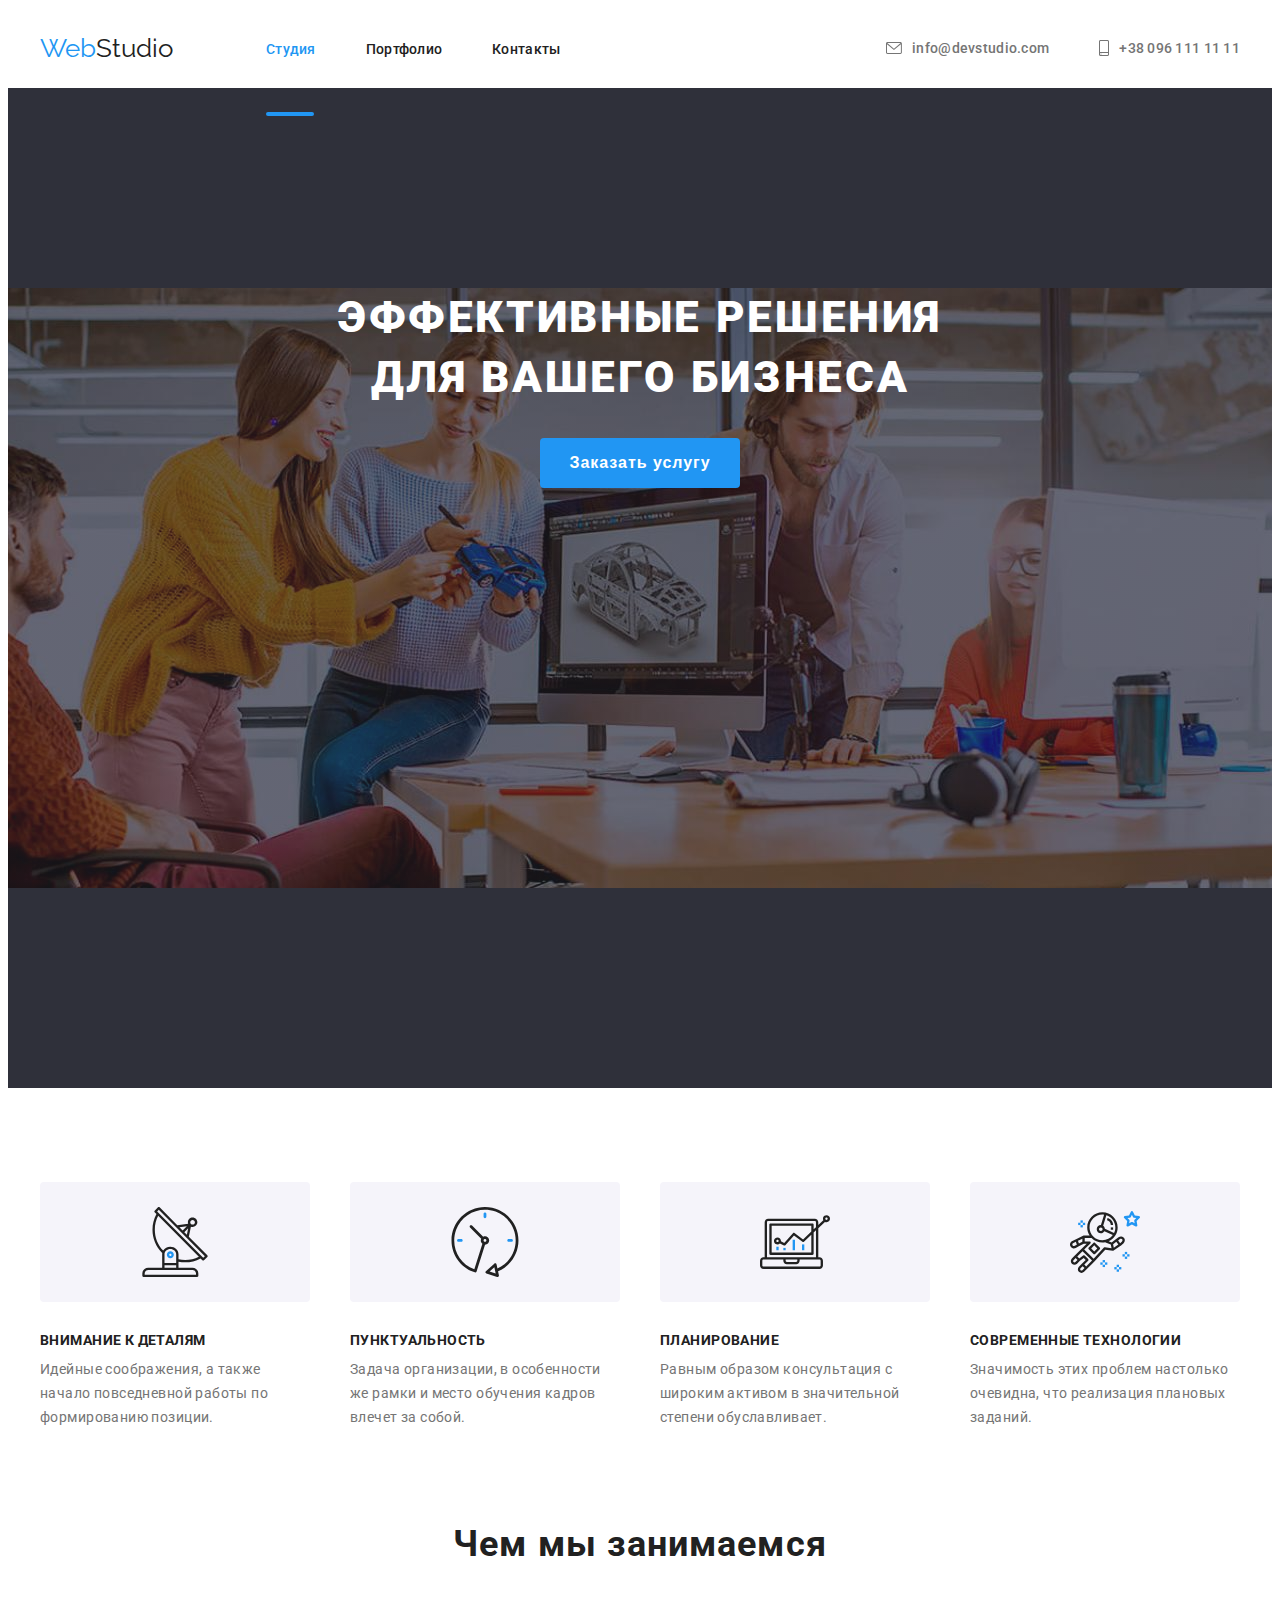
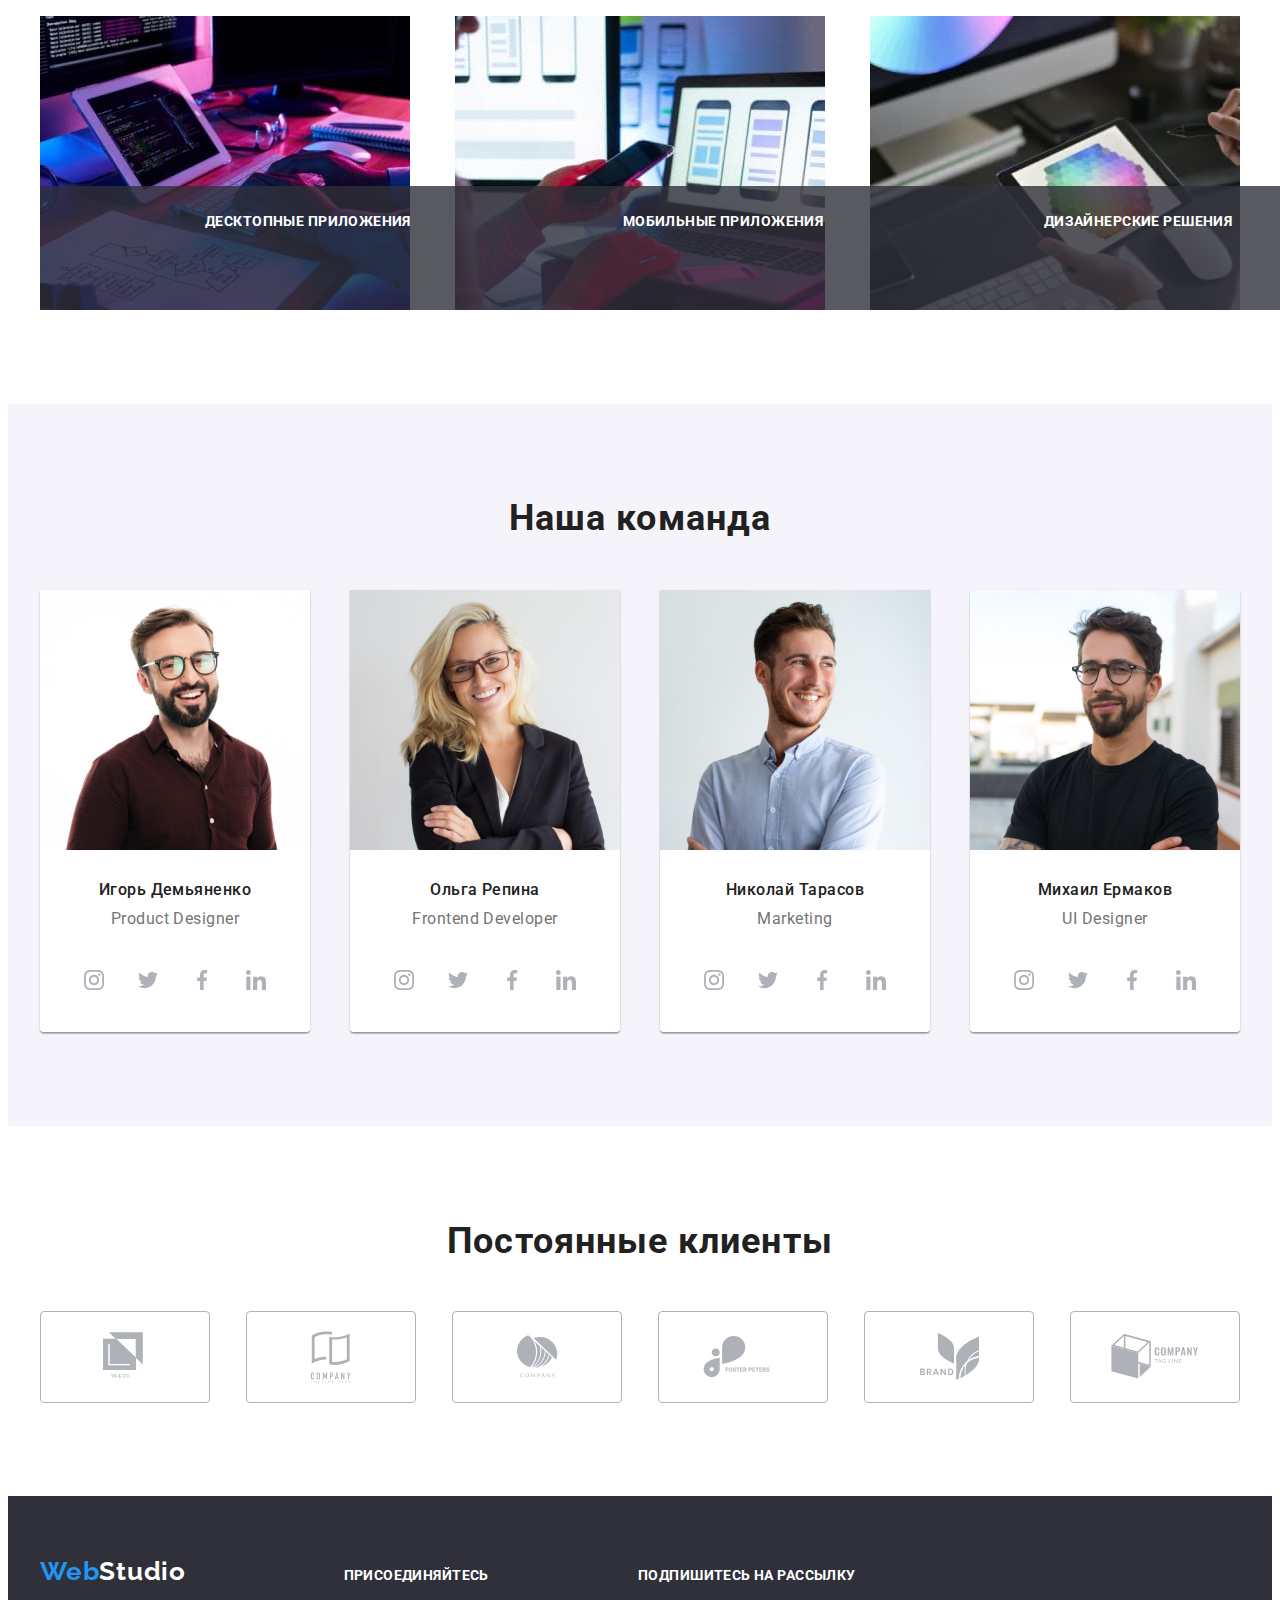
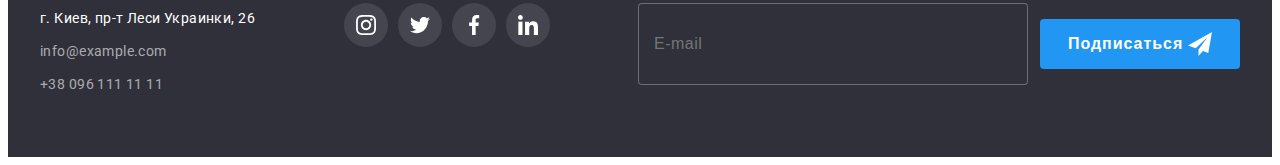
<file: index.html>
<!DOCTYPE html>
<html lang="en">

<head>
    <meta charset="UTF-8">
    <meta name="viewport" content="width=device-width, initial-scale=1.0">
    <title>WebStudio</title>
    <link rel="preconnect" href="https://fonts.gstatic.com">
    <link href="https://fonts.googleapis.com/css2?family=Raleway:wght@700&family=Roboto:wght@400;500;700;900&display=swap"
        rel="stylesheet">
    <link
        rel="stylesheet" 
        href="https://cdnjs.cloudflare.com/ajax/libs/modern-normalize/1.0.0/modern-normalize.min.css"
        integrity="sha512-ISS7cAi1PEhQ8jnbJpJZMd29NlhNj4AWYyLOSp2CE/CsHxTCu+r+t0D2yoJudVrd0/8fTVPUVDzY5Tvli75u/g=="
        crossorigin="anonymous" 
    />
    <link rel="stylesheet" href="./css/main.min.css">
</head>
<!--Основная часть-->
<body>
    <header class="page-header">
        <div class="main-nav container">
            <nav class="header-nav"> 
                <a href="index.html" class="header-logo"><span class="header-web-color">Web</span>Studio</a>
                <ul class="site-nav list">
                    <li class="link-title">
                        <a href="./index.html" class="link current hover-line">Студия</a>
                    </li>
                    <li class="link-title">
                        <a href="./Portfolio.html" class="link">Портфолио</a>
                    </li>
                    <li class="link-title">
                        <a href="#" class="link">Контакты</a>
                    </li>
                </ul>
            </nav>
            <ul class="site-nav-contacts">
                <li class="link header-links">
                    <a href="mailto:info@devstudio.com" class="header-link">
                        <svg class="header-icon" width="16px" height="12px"> 
                            <use href="./images/svg/sprite.svg#icon-envelope"></use>
                        </svg>
                        info@devstudio.com
                    </a>
                </li>
                <li class="link header-links">
                    <a href="tel:+380961111111" class="tel header-link">
                        <svg class="header-icon" width="10px" height="16px">
                            <use href="./images/svg/sprite.svg#icon-smartphone"></use>
                        </svg>
                        +38 096 111 11 11
                    </a>
                </li>
            </ul>
        </div>
    </header>

    <main>
        <section class="hero-section">
            <div class="container">
                <div class="container-hero hero-div">
                    <!--Hero-->
                    <h1 class="hero-section-title">Эффективные решения для вашего бизнеса</h1>
                    <button data-modal-open type="button" class="button-order">Заказать услугу</button>
                </div>
            </div>
        </section>
        <!--Секция с преимуществами-->
        <section class="advantage-section">
            <div class="container">
               <ul class="advantage-list">
                    <li class="advantage-titles-list">
                        <div class="thumb">
                            <svg class="icon" width="70px" height="70px">
                                <use href="./images/svg/sprite.svg#icon-antenna"></use>
                            </svg>
                        </div>
                        <h3 class="advantage-titles">Внимание к деталям</h3>
                        <p class="advantage-titles-text">Идейные соображения, а также <br>
                                начало повседневной работы по <br>
                                формированию позиции.</p>
                    </li>
                    <li class="advantage-titles-list">
                        <div class="thumb">
                            <svg class="icon" width="70px" height="70px">
                                <use href="./images/svg/sprite.svg#icon-clock"></use>
                            </svg>
                        </div>
                        <h3 class="advantage-titles">Пунктуальность</h3>
                        <p class="advantage-titles-text">Задача организации, в особенности <br>
                                же рамки и место обучения кадров <br>
                                влечет за собой.</p>
                    </li>
                    <li class="advantage-titles-list">
                        <div class="thumb">
                            <svg class="icon" width="70px" height="70px"> 
                                <use href="./images/svg/sprite.svg#icon-diagram"></use>
                            </svg>
                        </div>
                        <h3 class="advantage-titles">Планирование</h3>
                        <p class="advantage-titles-text">Равным образом консультация с <br>
                                широким активом в значительной <br>
                                степени обуславливает.</p>
                    </li>
                    <li class="advantage-titles-list">
                        <div class="thumb">
                            <svg class="icon" width="70px" height="70px">
                                <use href="./images/svg/sprite.svg#icon-astronaut"></use>
                            </svg>
                        </div>
                        <h3 class="advantage-titles">Современные технологии</h3>
                        <p class="advantage-titles-text">Значимость этих проблем настолько <br>
                                очевидна, что реализация плановых <br> 
                                заданий.</p>
                    </li>
                </ul>
            </div>
        </section>

        <!--Секция с фото-->
        <section class="what-we-do-section">
            <div class="container photo-list">
                <h2 class="what-we-do-title">Чем мы занимаемся</h2>
                <ul class="what-we-do-list">
                    <li class="photo-example">
                        <div class="img-thumb">
                        <img src="./images/box1.jpg" class="what-we-do-photos" alt="руки на клавиатуре" width="370" height="294">
                            <div class="img-label">
                            <p class="photo-text">ДЕСКТОПНЫЕ ПРИЛОЖЕНИЯ</p>
                            </div>
                        </div>
                    </li>
                    <li class="photo-example">
                        <div class="img-thumb">
                        <img src="./images/box2.jpg" class="what-we-do-photos" alt="руки с телефоном" width="370" height="294">
                            <div class="img-label">
                            <p class="photo-text">МОБИЛЬНЫЕ ПРИЛОЖЕНИЯ</p>
                            </div>
                        </div>
                    </li>
                    <li class="photo-example">
                        <div class="img-thumb">
                        <img src="./images/box3.jpg" class="what-we-do-photos no-gap" alt="руки с планшетом" width="370" height="294">
                            <div class="img-label">
                            <p class="photo-text">ДИЗАЙНЕРСКИЕ РЕШЕНИЯ</p>
                            </div>
                        </div>
                    </li>
                </ul>
            </div>
        </section>

        <!--секция с нашей командой-->
        <section class="team-section">
            <div class="container">
                <h2 class="team-title">Наша команда</h2>
                <ul class="developers-list">
                    <li class="developers-photo-list">
                        <img src="./images/img.jpg" class="developers-photo" alt="Мужчина в красной рубашке" width="270" height="260">
                        <div class="team-border">
                            <h3 class="developers-names">Игорь Демьяненко</h3>
                            <p class="developers-professions">Product Designer</p>
                            <ul class="team-social-list">
                                <li class="team-social-items">
                                    <a class="developers-social-links" href="https://www.instagram.com" target="_blank" title="Instagram">
                                        <svg class="social-icons" width="20px" height="20px">
                                            <use href="./images/svg/sprite.svg#icon-instagram"></use>
                                        </svg>
                                    </a>
                                </li>
                                <li class="team-social-items">
                                    <a class="developers-social-links" href="https://twitter.com/?lang=ru" target="_blank" title="Twitter">
                                        <svg class="social-icons" width="20px" height="20px">
                                            <use href="./images/svg/sprite.svg#icon-twitter"></use>
                                        </svg>
                                    </a>
                                </li>
                                <li class="team-social-items">
                                    <a class="developers-social-links" href="https://en-gb.facebook.com/" target="_blank" title="Facebook">
                                        <svg class="social-icons" width="20px" height="20px">
                                            <use href="./images/svg/sprite.svg#icon-facebook"></use>
                                        </svg>
                                    </a>
                                </li>
                                <li class="team-social-items">
                                    <a class="developers-social-links" href="https://www.linkedin.com/" target="_blank" title="LinkedIn">
                                        <svg class="social-icons" width="20px" height="20px">
                                            <use href="./images/svg/sprite.svg#icon-linkedin"></use>
                                        </svg>
                                    </a>
                                </li>
                            </ul>
                        </div>
                    </li>
                    <li class="developers-photo-list">
                        <img src="./images/img(1).jpg" class="developers-photo" alt="Девушка с белыми волосами" width="270" height="260">
                        <div class="team-border">
                            <h3 class="developers-names">Ольга Репина</h3>
                            <p class="developers-professions">Frontend Developer</p>
                            <ul class="team-social-list">
                                <li class="team-social-items">
                                    <a class="developers-social-links" href="https://www.instagram.com" target="_blank" title="Instagram">
                                        <svg class="social-icons" width="20px" height="20px">
                                            <use href="./images/svg/sprite.svg#icon-instagram"></use>
                                        </svg>
                                    </a>
                                </li>
                                <li class="team-social-items">
                                    <a class="developers-social-links" href="https://twitter.com/?lang=ru" target="_blank" title="Twitter">
                                        <svg class="social-icons" width="20px" height="20px">
                                            <use href="./images/svg/sprite.svg#icon-twitter"></use>
                                        </svg>
                                    </a>
                                </li>
                                <li class="team-social-items">
                                    <a class="developers-social-links" href="https://en-gb.facebook.com/" target="_blank" title="Facebook">
                                        <svg class="social-icons" width="20px" height="20px">
                                            <use href="./images/svg/sprite.svg#icon-facebook"></use>
                                        </svg>
                                    </a>
                                </li>
                                <li class="team-social-items">
                                    <a class="developers-social-links" href="https://www.linkedin.com/" target="_blank" title="LinkedIn">
                                        <svg class="social-icons" width="20px" height="20px">
                                            <use href="./images/svg/sprite.svg#icon-linkedin"></use>
                                        </svg>
                                    </a>
                                </li>
                            </ul>
                        </div>
                        
                    </li>
                    <li class="developers-photo-list">
                        <img src="./images/img(2).jpg" class="developers-photo" alt="Мужчина в серой рубашке" width="270" height="260">
                        <div class="team-border">
                            <h3 class="developers-names">Николай Тарасов</h3>
                            <p class="developers-professions">Marketing</p>
                            <ul class="team-social-list">
                                <li class="team-social-items">
                                    <a class="developers-social-links" href="https://www.instagram.com" target="_blank" title="Instagram">
                                        <svg class="social-icons" width="20px" height="20px">
                                            <use href="./images/svg/sprite.svg#icon-instagram"></use>
                                        </svg>
                                    </a>
                                </li>
                                <li class="team-social-items">
                                    <a class="developers-social-links" href="https://twitter.com/?lang=ru" target="_blank" title="Twitter">
                                        <svg class="social-icons" width="20px" height="20px">
                                            <use href="./images/svg/sprite.svg#icon-twitter"></use>
                                        </svg>
                                    </a>
                                </li>
                                <li class="team-social-items">
                                    <a class="developers-social-links" href="https://en-gb.facebook.com/" target="_blank" title="Facebook">
                                        <svg class="social-icons" width="20px" height="20px">
                                            <use href="./images/svg/sprite.svg#icon-facebook"></use>
                                        </svg>
                                    </a>
                                </li>
                                <li class="team-social-items">
                                    <a class="developers-social-links" href="https://www.linkedin.com/" target="_blank" title="LinkedIn">
                                        <svg class="social-icons" width="20px" height="20px">
                                            <use href="./images/svg/sprite.svg#icon-linkedin"></use>
                                        </svg>
                                    </a>
                                </li>
                            </ul>
                        </div>
                        
                    </li>
                    <li class="developers-photo-list">
                        <img src="./images/img(3).jpg" class="developers-photo" alt="Мужчина в очках" width="270" height="260">
                        <div class="team-border">
                            <h3 class="developers-names">Михаил Ермаков</h3>
                            <p class="developers-professions">UI Designer</p>
                            <ul class="team-social-list">
                                <li class="team-social-items">
                                    <a class="developers-social-links" href="https://www.instagram.com" target="_blank" title="Instagram">
                                        <svg class="social-icons" width="20px" height="20px">
                                            <use href="./images/svg/sprite.svg#icon-instagram"></use>
                                        </svg>
                                    </a>
                                </li>
                                <li class="team-social-items">
                                    <a class="developers-social-links" href="https://twitter.com/?lang=ru" target="_blank" title="Twitter">
                                        <svg class="social-icons" width="20px" height="20px">
                                            <use href="./images/svg/sprite.svg#icon-twitter"></use>
                                        </svg>
                                    </a>
                                </li>
                                <li class="team-social-items">
                                    <a class="developers-social-links" href="https://en-gb.facebook.com/" target="_blank" title="Facebook">
                                        <svg class="social-icons" width="20px" height="20px">
                                            <use href="./images/svg/sprite.svg#icon-facebook"></use>
                                        </svg>
                                    </a>
                                </li>
                                <li class="team-social-items">
                                    <a class="developers-social-links" href="https://www.linkedin.com/" target="_blank" title="LinkedIn">
                                        <svg class="social-icons" width="20px" height="20px">
                                            <use href="./images/svg/sprite.svg#icon-linkedin"></use>
                                        </svg>
                                    </a>
                                </li>
                            </ul>
                        </div>
                    </li>
                </ul>
            </div>
    

        </section>
        <!-- Секция с постоянными клиентами -->
        <section class="clients-section">
            <div class="container clients-container">
                <h2 class="clients-title">Постоянные клиенты</h2>
                <ul class="clients-list">
                    <li class="clients-list-items">
                        <a href="index.html" class="clients-list-links">
                            <svg class="clients-logo" width="44px" height="49px">
                                <use href="./images/svg/sprite.svg#icon-logo1"></use>
                            </svg>
                        </a>
                    </li>
                    <li class="clients-list-items">
                        <a href="index.html" class="clients-list-links">
                            <svg class="clients-logo" width="40px" height="52px">
                                <use href="./images/svg/sprite.svg#icon-logo2"></use>
                            </svg>
                        </a>
                    </li>
                    <li class="clients-list-items">
                        <a href="index.html" class="clients-list-links">
                            <svg class="clients-logo" width="41px" height="43px">
                                <use href="./images/svg/sprite.svg#icon-logo3"></use>
                            </svg>
                        </a>
                    </li>
                    <li class="clients-list-items">
                        <a href="index.html" class="clients-list-links">
                            <svg class="clients-logo" width="80px" height="42px">
                                <use href="./images/svg/sprite.svg#icon-logo4"></use>
                            </svg>
                        </a>
                    </li>
                    <li class="clients-list-items">
                        <a href="index.html" class="clients-list-links">
                            <svg class="clients-logo" width="59px" height="47px">
                                <use href="./images/svg/sprite.svg#icon-logo5"></use>
                            </svg>
                        </a>
                    </li>
                    <li class="clients-list-items">
                        <a href="index.html" class="clients-list-links">
                            <svg class="clients-logo" width="88px" height="45px">
                                <use href="./images/svg/sprite.svg#icon-logo6"></use>
                            </svg>
                        </a>
                    </li>
                </ul>
            
            </div>



        </section>


    </main>
    <!--Подвал-->
    <footer class="footer">
        <div class="container">
            <div class="footer-main">
                <div class="footer-content">
                    <a href="./index.html" class="footer-logo"><span class="footer-web-color">Web</span>Studio</a>
                        <address class="footer-adress">
                            <p class="physical-adress">г. Киев, пр-т Леси Украинки, 26</p>
                        </address>
                    <ul class="footer-contacts-list">
                        <li class="mail-list">
                            <a href="mailto:info@example.com" class="footer-contacts footer-mail">info@example.com</a>
                        </li>
                        <li>
                            <a href="tel:+380961111111" class="footer-contacts footer-tel">+38 096 111 11 11</a>
                        </li>
                    </ul>
                </div>
                <div class="footer-connection">
                    <h3 class="connection-title">ПРИСОЕДИНЯЙТЕСЬ</h3>
                    <ul class="connection-list">
                        <li class="connection-items">
                            <a class="social-links" href="https://www.instagram.com" target="_blank" title="Мы в Instagram">
                                <svg class="social-icons" width="20px" height="20px">
                                    <use href="./images/svg/sprite.svg#icon-instagram"></use>
                                </svg>
                            </a>
                        </li>
                        <li class="connection-items">
                            <a class="social-links" href="https://twitter.com/?lang=ru" target="_blank" title="Мы в Twitter">
                                <svg class="social-icons" width="20px" height="20px">
                                    <use href="./images/svg/sprite.svg#icon-twitter"></use>
                                </svg>
                            </a>
                        </li>
                        <li class="connection-items">
                            <a class="social-links" href="https://en-gb.facebook.com/" target="_blank" title="Мы в Facebook">
                                <svg class="social-icons" width="20px" height="20px">
                                    <use href="./images/svg/sprite.svg#icon-facebook"></use>
                                </svg>
                            </a>
                        </li>
                        <li class="connection-items">
                            <a class="social-links" href="https://www.linkedin.com/" target="_blank" title="Мы в LinkedIn">
                                <svg class="social-icons" width="20px" height="20px">
                                    <use href="./images/svg/sprite.svg#icon-linkedin"></use>
                                </svg>
                            </a>
                        </li>
                    </ul>
                </div>
                <div class="form-wrapper">
                    <form class="js-speaker-form">
                        <p class="form-title">ПОДПИШИТЕСЬ НА РАССЫЛКУ</p>
                        <div class="form-elements">
                            <label for="email" class="form-label"></label>
                            <input type="email" name="email" class="form-input" id="email" placeholder="E-mail" autocomplete="off" required>
                            <button type="submit" class="form-btn" title="Подисаться на рассылку">
                            Подписаться
                                <svg class="button-icon" width="24px" height="24px">
                                    <use href="./images/svg/sprite.svg#icon-send"></use>
                                </svg>
                            </button>
                        </div>
                    </form>
                </div>
            </div>
        </div>
    </footer>

    <div class="backdrop is-hidden" data-modal>
        <div class="modal">
            <button data-modal-close type="button" class="modal-close-button">
                <svg class="close-icon" width="30px" height="30px">
                    <use href="./images/svg/sprite.svg#icon-close"></use>
                </svg>
            </button>
            <form class="modal-form">
                <b class="modal-title">Оставьте свои данные, мы вам перезвоним</b>
                <div class="form-field">
                    <label for="name">Имя</label>
                    <input type="text" name="name" id="name" class="modal-form-input" autocomplete="off">
                    <svg class="form-icon" width="18px" height="18px">
                        <use href="./images/svg/sprite.svg#icon-person"></use>
                    </svg>
                </div>
                <div class="form-field">
                    <label for="tel">Телефон</label>
                    <input type="tel" name="tel" id="tel" class="modal-form-input" autocomplete="off">
                    <svg class="form-icon" width="18px" height="18px">
                        <use href="./images/svg/sprite.svg#icon-blackphone"></use>
                    </svg>
                </div>
                <div class="form-field">
                    <label for="mail">Почта</label>
                    <input type="email" name="mail" id="mail" class="modal-form-input" autocomplete="off">
                    <svg class="form-icon" width="18px" height="18px">
                        <use href="./images/svg/sprite.svg#icon-blackmail"></use>
                    </svg>
                </div>
                <div class="form-field area-field">
                    <label for="comment">Комментарий</label>
                    <textarea name="Комментарий" id="comment" cols="30" rows="5" placeholder="Введите текст" class="text-zone"></textarea>
                </div>
                <div class="checkbox-wrapper">
                    <label class="checkbox-text">Соглашаюсь с рассылкой и принимаю
                        <a href="index.html" class="agree-link">Условия договора</a>
                        <input type="checkbox" name="agree" class="form-checkbox">
                        <svg class="custom-checkbox" width="16px" height="15px">
                            <use href="./images/svg/sprite.svg#icon-checkbox"></use>
                        </svg>
                    </label>
                </div>
                <button type="submit" class="submit-button">Отправить</button>
            </form>
        </div>
    </div>


    <script src="./js/modal.js"></script>
</body>

</html>
</file>
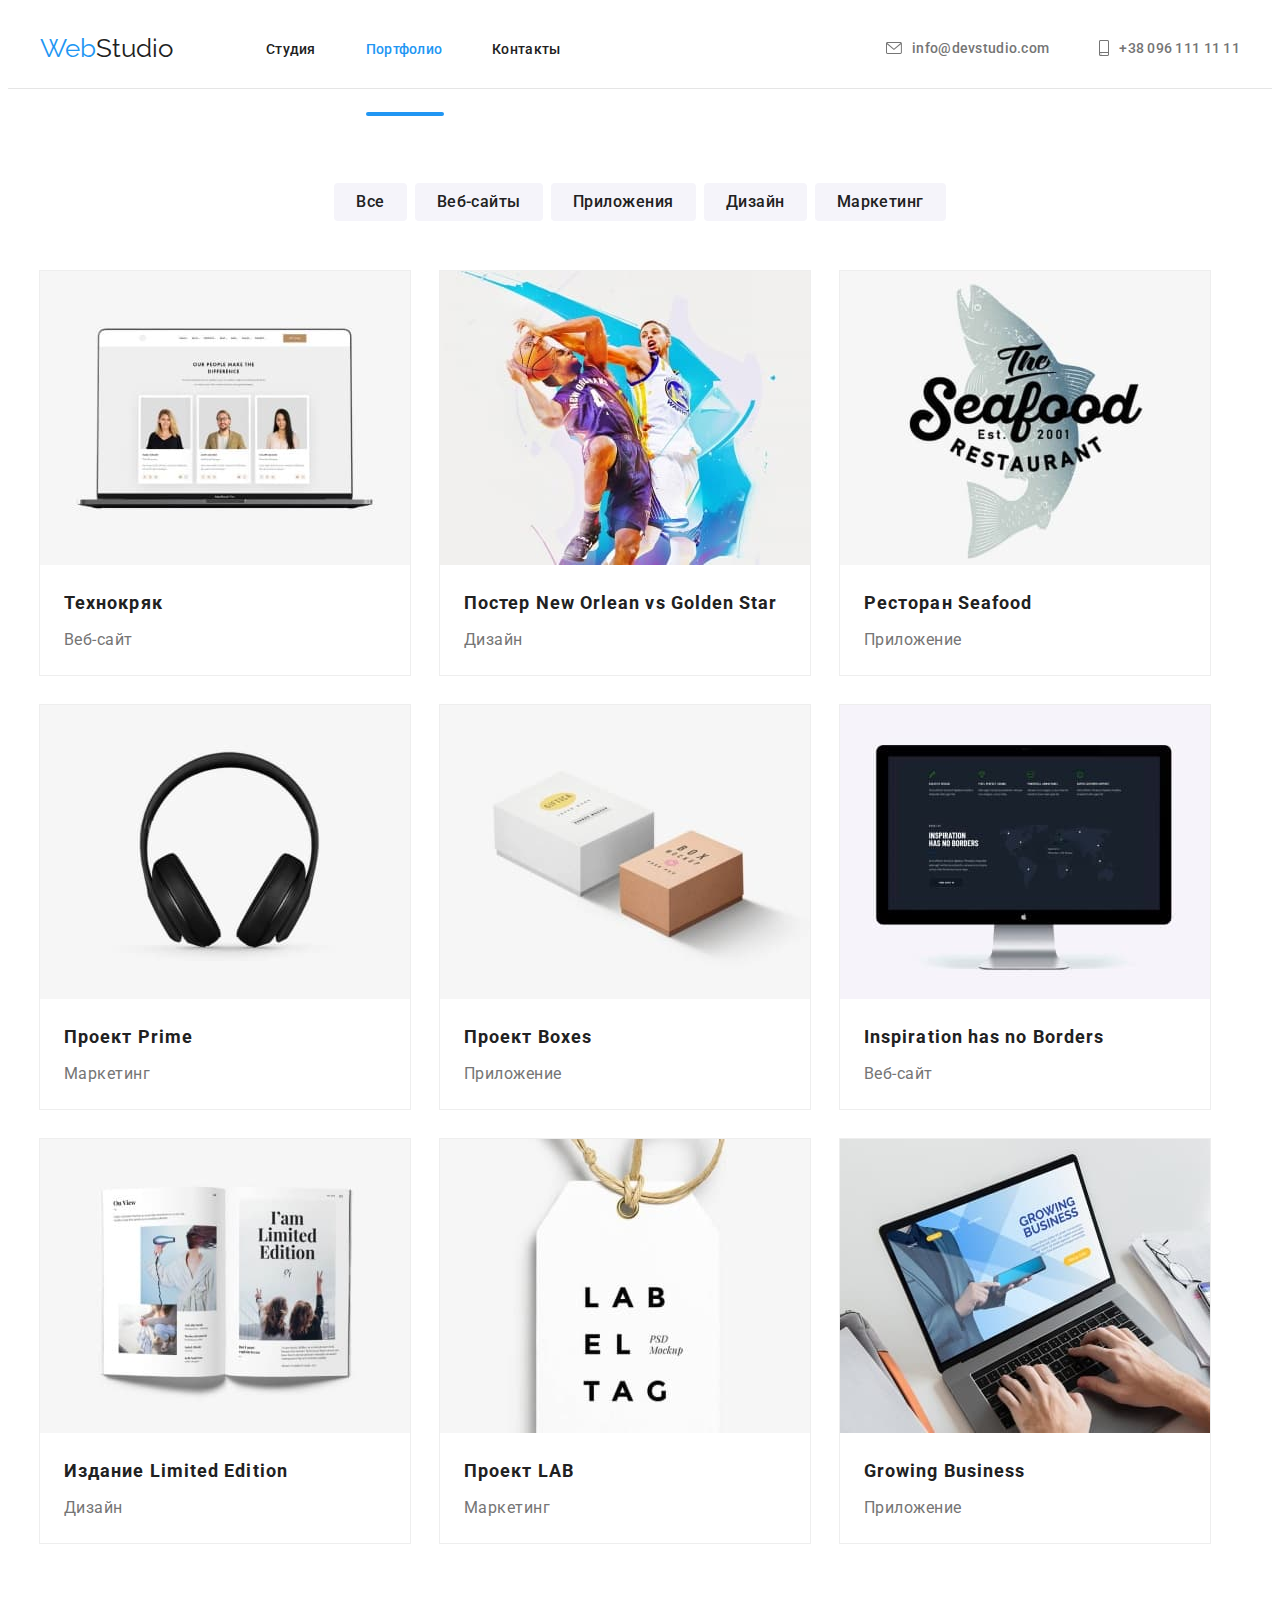
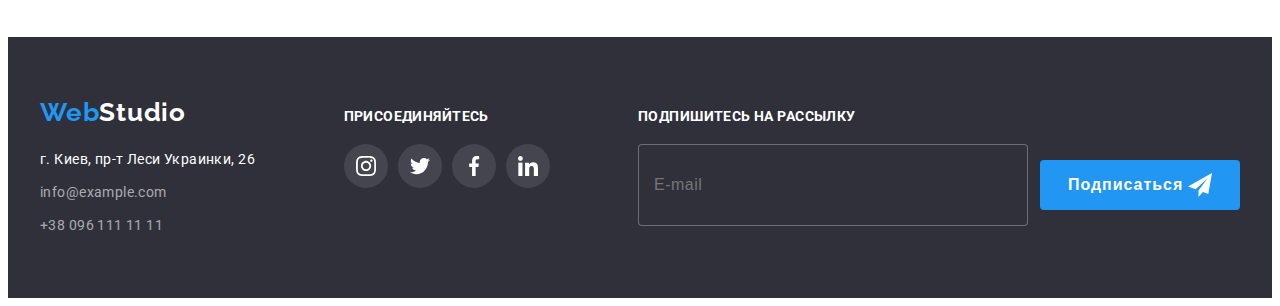
<file: Portfolio.html>
<!DOCTYPE html>
<html lang="en">

<head>
    <meta charset="UTF-8">
    <meta name="viewport" content="width=device-width, initial-scale=1.0">
    <title>Portfolio</title>
    <link rel="preconnect" href="https://fonts.gstatic.com">
    <link href="https://fonts.googleapis.com/css2?family=Raleway:wght@700&family=Roboto:wght@400;500;700;900&display=swap"
        rel="stylesheet">
    <link
        rel="stylesheet" 
        href="https://cdnjs.cloudflare.com/ajax/libs/modern-normalize/1.0.0/modern-normalize.min.css"
        integrity="sha512-ISS7cAi1PEhQ8jnbJpJZMd29NlhNj4AWYyLOSp2CE/CsHxTCu+r+t0D2yoJudVrd0/8fTVPUVDzY5Tvli75u/g=="
        crossorigin="anonymous" 
        />
    <link rel="stylesheet" href="./css/portfolio.min.css">
</head>
    <!--Основная часть-->
<body>
    <header class="page-header border-line">
        <div class="main-nav container">
            <nav class="header-nav">
                <a href="index.html" class="header-logo"><span class="header-web-color">Web</span>Studio</a>
                <ul class="site-nav list">
                    <li class="link-title">
                        <a href="./index.html" class="link ">Студия</a>
                    </li>
                    <li class="link-title">
                        <a href="./Portfolio.html" class="link current hover-line-portfolio">Портфолио</a>
                    </li>
                    <li class="link-title">
                        <a href="#" class="link">Контакты</a>
                    </li>
                </ul>
            </nav>
            <ul class="site-nav-contacts">
                <li class="link">
                    <a href="mailto:info@devstudio.com" class="mail-header portfolio header-link">
                    <svg class="header-icon" width="16px" height="12px">
                        <use href="./images/svg/sprite.svg#icon-envelope"></use>
                    </svg>
                        info@devstudio.com
                    </a>
                </li>
                <li class="link">
                    <a href="tel:+380961111111" class="tel header-link">
                        <svg class="header-icon" width="10px" height="16px">
                            <use href="./images/svg/sprite.svg#icon-smartphone"></use>
                        </svg>
                        +38 096 111 11 11
                    </a>
                </li>
            </ul>
        </div>
    </header>
    <!-- main -->
    <main>
        <section class="portfolio-section">
            <div class="container">
                <ul class="buttons-section">
                    <li class="button-menu-list">
                        <button type="button" class="button-menu">Все</button>
                    </li>   
                    <li class="button-menu-list">
                        <button type="button" class="button-menu">Веб-сайты</button>
                    </li>
                    <li class="button-menu-list">
                        <button type="button" class="button-menu">Приложения</button>
                    </li>
                    <li class="button-menu-list">
                        <button type="button" class="button-menu">Дизайн</button>
                    </li>
                    <li class="button-menu-list">
                        <button type="button" class="button-menu">Маркетинг</button>
                    </li>
                </ul>
                <ul class="photocard-set">
                    <li class="photocard-set-items">  
                        <a href="" class="active-links">
                            <div class="overlay-box">
                                <img src="./images/portfolio_imgs/display_of_notebook.jpg" class="portfolio-img" alt="ноут-с-сайтом" width="370" height="294">
                                <div class="photocard-overlay">
                                    <p class="overlay-description">Технокряк это современная площадка распространения коронавируса. Компании используют
                                        эту платформу для цифрового
                                        шпионажа и атак на защищённые сервера конкурентов.
                                    </p>
                                </div>
                            </div>
                            <div class="photocard-set-description">
                                <h2 class="portfolio-titles">Технокряк</h2>
                                <p class="portfolio-text">Веб-сайт</p>
                            </div>
                        </a>
                    </li>   
                    <li class="photocard-set-items">  
                        <a href="" class="active-links">
                            <div class="overlay-box">
                                <img src="./images/portfolio_imgs/basketball_players.jpg" class="portfolio-img" alt="два-баскетболиста" width="370" height="294">
                                <div class="photocard-overlay">
                                    <p class="overlay-description">Технокряк это современная площадка распространения коронавируса. Компании используют эту платформу для цифрового
                                    шпионажа и атак на защищённые сервера конкурентов.
                                    </p>
                                </div>
                            </div>
                            <div class="photocard-set-description">
                                <h2 class="portfolio-titles">Постер New Orlean vs Golden Star</h2>
                                <p class="portfolio-text">Дизайн</p>
                            </div>
                        </a>
                    </li>
                    <li class="photocard-set-items">  
                        <a href="" class="active-links">
                            <div class="overlay-box">
                                <img src="./images/portfolio_imgs/seafood_restaurant_logo.jpg" class="portfolio-img" alt="логотип-сифуд-ресторана" width="370" height="294">
                                <div class="photocard-overlay">
                                    <p class="overlay-description">Технокряк это современная площадка распространения коронавируса. Компании используют эту платформу для цифрового
                                    шпионажа и атак на защищённые сервера конкурентов.
                                    </p>
                                </div>
                            </div>
                            <div class="photocard-set-description">
                                <h2 class="portfolio-titles">Ресторан Seafood</h2>
                                <p class="portfolio-text">Приложение</p>
                            </div>
                        </a>
                    </li>
                    <li class="photocard-set-items">  
                        <a href="" class="active-links">
                            <div class="overlay-box">
                                <img src="./images/portfolio_imgs/earphones.jpg" class="portfolio-img" alt="черные-наушники" width="370" height="294">
                                <div class="photocard-overlay">
                                    <p class="overlay-description">Технокряк это современная площадка распространения коронавируса. Компании используют эту платформу для цифрового
                                    шпионажа и атак на защищённые сервера конкурентов.
                                    </p>
                                </div>
                            </div>
                            <div class="photocard-set-description">
                                <h2 class="portfolio-titles">Проект Prime</h2>
                                <p class="portfolio-text">Маркетинг</p>
                            </div>
                        </a>
                    </li>
                    <li class="photocard-set-items">  
                        <a href="" class="active-links">
                            <div class="overlay-box">
                                <img src="./images/portfolio_imgs/two_boxes.jpg" class="portfolio-img" alt="две-коробочки" width="370" height="294">
                                <div class="photocard-overlay">
                                    <p class="overlay-description">Технокряк это современная площадка распространения коронавируса. Компании используют эту платформу для цифрового
                                    шпионажа и атак на защищённые сервера конкурентов.
                                    </p>
                                </div>
                            </div>
                            <div class="photocard-set-description">
                                <h2 class="portfolio-titles">Проект Boxes</h2>
                                <p class="portfolio-text">Приложение</p>
                            </div>
                        </a>
                    </li>
                    <li class="photocard-set-items">  
                        <a href="" class="active-links">
                            <div class="overlay-box">
                                <img src="./images/portfolio_imgs/display_with_picture.jpg" class="portfolio-img" alt="мониток-компьютера" width="370" height="294">
                                <div class="photocard-overlay">
                                    <p class="overlay-description">Технокряк это современная площадка распространения коронавируса. Компании используют эту платформу для цифрового
                                    шпионажа и атак на защищённые сервера конкурентов.
                                    </p>
                                </div>
                            </div>
                            <div class="photocard-set-description">
                                <h2 class="portfolio-titles">Inspiration has no Borders</h2>
                                <p class="portfolio-text">Веб-сайт</p>
                            </div>
                        </a>
                    </li>
                    <li class="photocard-set-items last-items">  
                        <a href="" class="active-links">
                            <div class="overlay-box">
                                <img src="./images/portfolio_imgs/opened_book.jpg" class="portfolio-img" alt="открытая-книга" width="370" height="294">
                                <div class="photocard-overlay">
                                    <p class="overlay-description">Технокряк это современная площадка распространения коронавируса. Компании используют эту платформу для цифрового
                                    шпионажа и атак на защищённые сервера конкурентов.
                                    </p>
                                </div>
                            </div>
                            <div class="photocard-set-description">
                                <h2 class="portfolio-titles">Издание Limited Edition</h2>
                                <p class="portfolio-text">Дизайн</p>
                            </div>
                        </a>
                    </li>
                    <li class="photocard-set-items last-items">  
                        <a href="" class="active-links">
                            <div class="overlay-box">
                                <img src="./images/portfolio_imgs/label.jpg" class="portfolio-img" alt="лейба-с-надписью" width="370" height="294">
                                <div class="photocard-overlay">
                                    <p class="overlay-description">Технокряк это современная площадка распространения коронавируса. Компании используют эту платформу для цифрового
                                    шпионажа и атак на защищённые сервера конкурентов.
                                    </p>
                                </div>
                            </div>
                            <div class="photocard-set-description">
                                <h2 class="portfolio-titles">Проект LAB</h2>
                                <p class="portfolio-text">Маркетинг</p>
                            </div>
                        </a>
                    </li>
                    <li class="photocard-set-items last-items">  
                        <a href="" class="active-links">
                            <div class="overlay-box">
                                <img src="./images/portfolio_imgs/opened_notebook.jpg" class="portfolio-img" alt="открытый_ноут" width="370" height="294">
                                <div class="photocard-overlay">
                                    <p class="overlay-description">Технокряк это современная площадка распространения коронавируса. Компании используют эту платформу для цифрового
                                    шпионажа и атак на защищённые сервера конкурентов.
                                    </p>
                                </div>
                            </div>
                            <div class="photocard-set-description">
                                <h2 class="portfolio-titles">Growing Business</h2>
                                <p class="portfolio-text">Приложение</p>
                            </div>
                        </a>
                    </li>
                </ul>
            </div>
        </section>
    </main>
    <!--Подвал-->
    <footer class="footer">
        <div class="container footer-main">
            <div class="footer-content">
                <a href="./index.html" class="footer-logo"><span class="footer-web-color">Web</span>Studio</a>
                <address class="footer-adress">
                    <p class="physical-adress">г. Киев, пр-т Леси Украинки, 26</p>
                </address>
                <ul class="footer-contacts-list">
                    <li class="mail-list">
                        <a href="mailto:info@example.com" class="footer-contacts footer-mail">info@example.com</a>
                    </li>
                    <li>
                        <a href="tel:+380961111111" class="footer-contacts footer-tel">+38 096 111 11 11</a>
                    </li>
                </ul>
            </div>
            <div class="footer-connection">
                <h3 class="connection-title">ПРИСОЕДИНЯЙТЕСЬ</h3>
                <ul class="connection-list">
                    <li class="connection-items">
                        <a class="social-links" href="https://www.instagram.com" target="_blank" title="Мы в Instagram">
                            <svg class="social-icons" width="20px" height="20px">
                                <use href="./images/svg/sprite.svg#icon-instagram"></use>
                            </svg>
                        </a>
                    </li>
                    <li class="connection-items">
                        <a class="social-links" href="https://twitter.com/?lang=ru" target="_blank" title="Мы в Twitter">
                            <svg class="social-icons" width="20px" height="20px">
                                <use href="./images/svg/sprite.svg#icon-twitter"></use>
                            </svg>
                        </a>
                    </li>
                    <li class="connection-items">
                        <a class="social-links" href="https://en-gb.facebook.com/" target="_blank" title="Мы в Facebook">
                            <svg class="social-icons" width="20px" height="20px">
                                <use href="./images/svg/sprite.svg#icon-facebook"></use>
                            </svg>
                        </a>
                    </li>
                    <li class="connection-items">
                        <a class="social-links" href="https://www.linkedin.com/" target="_blank" title="Мы в LinkedIn">
                            <svg class="social-icons" width="20px" height="20px">
                                <use href="./images/svg/sprite.svg#icon-linkedin"></use>
                            </svg>
                        </a>
                    </li>
                </ul>
            </div>
            <div class="form-wrapper">
                <form class="js-speaker-form">
                    <p class="form-title">ПОДПИШИТЕСЬ НА РАССЫЛКУ</p>
                    <div class="form-elements">
                        <label for="email" class="form-label"></label>
                        <input type="email" name="email" class="form-input" id="email" placeholder="E-mail" required autocomplete="off">
                        <button type="submit" class="form-btn" title="Подисаться на рассылку">
                            Подписаться
                            <svg class="button-icon" width="24px" height="24px">
                                <use href="./images/svg/sprite.svg#icon-send"></use>
                            </svg>
                        </button>
                    </div>
                </form>
            </div>
        </div>
    </footer>
    </body>
    </html>
</file>
<file: css/main.min.css>
:root{--main-text-color: #757575;--title-text-color: #212121;--accent-color: #2196f3;--second-txt-bcg-color: #ffffff;--hero-footer-bcg-clr: #2f303a;--button-bcg-clr: #f5f4fa;--button-active-bcg-clr: #2196f3;--bcg-clr: #ffffff;--border-clr: #e5e5e5;--team-border-clr: #eeeeee;--bcg-clr-links: #ffffff1a;--footer-contacts-clr: #ffffff99;--fill-clr: #afb1b8;--linear-gradient-clr: #2f303a66;--box-shadow-clr: #0000001f;--time: 250ms;--animation-style: cubic-bezier(0.4, 0, 0.2, 1);--animation-color: rgba(33, 150, 243, 0.9)}.container{width:1200px;margin-left:auto;margin-right:auto;padding-left:15px;padding-right:15px}body{color:var(--main-text-color);font-family:"Roboto", sans-serif}.container{width:1200px;margin-left:auto;margin-right:auto;padding-left:15px;padding-right:15px}ul{margin:0;padding:0;list-style:none}a{text-decoration:none;cursor:pointer}.modal-close-button{position:absolute;display:flex;right:8px;top:8px;width:30px;height:30px;border-radius:50%;padding:0;border:1px solid rgba(0,0,0,0.1);cursor:pointer;background-color:var(--second-txt-bcg-color);transition:fill var(--time) var(--animation-style),background-color var(--time) var(--animation-style)}.modal-close-button:hover,.modal-close-button:focus{fill:var(--accent-color)}.button-order{margin:auto;background-color:var(--accent-color);color:var(--second-txt-bcg-color);font-size:16px;font-weight:700;line-height:1.875;letter-spacing:0.06em;text-align:center;cursor:pointer;height:50px;width:200px;left:700px;top:430px;border-radius:4px;border:0px}.submit-button{display:flex;height:50px;width:200px;border-radius:4px;margin-right:auto;margin-left:auto;padding:10px 55px;background-color:var(--accent-color);color:var(--second-txt-bcg-color);box-shadow:0px 4px 4px rgba(0,0,0,0.15);border-radius:4px;border:0;font-size:16px;font-weight:700;line-height:30px;letter-spacing:0.06em;text-align:center;cursor:pointer}.clients-list{display:flex;justify-content:space-between}.clients-list-items{color:var(--main-text-color);display:flex;justify-content:center;align-items:center;height:90px;width:170px;border-radius:4px}.clients-list-links{fill:var(--fill-clr);width:100%;height:100%;display:flex;justify-content:center;align-items:center;transition:fill var(--time) var(--animation-style);border:1px solid var(--fill-clr);border-radius:4px}.clients-list-links:hover,.clients-list-links:focus{fill:var(--accent-color);border:1px solid var(--accent-color);border-radius:4px}.developers-social-links{fill:var(--fill-clr);display:flex;align-items:center;justify-content:center;width:44px;height:44px;border-radius:50%;transition:background-color var(--time) var(--animation-style),fill var(--time) var(--animation-style)}.developers-social-links:focus,.developers-social-links:hover{fill:var(--second-txt-bcg-color);background-color:var(--accent-color);width:44px;height:44px;border-radius:50%}.team-social-list{display:flex}.team-social-items+.team-social-items{margin-left:10px}.button-menu{background-color:var(--button-bcg-clr);color:var(--title-text-color);font-family:"Roboto", sans-serif;border-radius:4px;padding-top:6px;padding-right:22px;padding-bottom:6px;padding-left:22px;font-size:16px;font-weight:500;line-height:1.625;letter-spacing:0.03em;text-align:center;cursor:pointer;border:0px;transition:background-color var(--time) var(--animation-style),color var(--time) var(--animation-style),box-shadow var(--time) var(--animation-style)}.button-menu:hover,.button-menu:focus{background-color:var(--button-active-bcg-clr);color:var(--second-txt-bcg-color);box-shadow:0px 2px 2px var(--box-shadow-clr),0px 1px 2px var(--box-shadow-clr),0px 3px 1px var(--box-shadow-clr)}.button-menu-list{margin-right:8px}.buttons-section{display:flex;justify-content:center;margin-bottom:0;margin-bottom:50px}.buttons-section :last-child{margin-right:0}.social-links{fill:var(--second-txt-bcg-color);height:100%;width:100%;border-radius:50%;display:flex;justify-content:center;align-items:center;transition:background-color var(--time) var(--animation-style)}.social-links:hover,.social-links:focus{background-color:var(--button-active-bcg-clr)}.connection-list{display:flex;justify-content:space-between}.connection-items{background-color:var(--bcg-clr-links);height:44px;width:44px;border-radius:50%}.form-btn{display:flex;align-items:center;justify-content:space-between;cursor:pointer;padding:10px 28px;background-color:var(--accent-color);color:var(--second-txt-bcg-color);height:50px;width:200px;border:0;border-radius:4px;font-size:16px;font-weight:700;line-height:30px;letter-spacing:0.06em}.form-input{color:var(--second-txt-bcg-color);background-color:var(--hero-footer-bcg-clr);height:50px;width:358px;border-radius:4px;margin-right:12px;padding:15px;border:1px solid rgba(255,255,255,0.3);font-size:16px;font-weight:400;line-height:20px;letter-spacing:0.03em;transition:box-shadow var(--time) var(--animation-style)}.form-input:focus{box-shadow:0px 4px 4px 0px rgba(0,0,0,0.15)}.form-label{position:absolute;height:20px;width:47px;font-size:16px;font-weight:400;line-height:20px;letter-spacing:0.03em;left:16px}.form-title{color:#fff;font-size:14px;font-weight:700;line-height:16px;letter-spacing:0.03em;margin:0;margin-bottom:20px}.form-elements{display:flex;align-items:center;justify-content:center}.header-page{background-color:var(--second-txt-bcg-color)}.header-logo{padding-top:24px;padding-bottom:25px;margin-right:93px;color:var(--title-text-color);font-family:"Raleway", sans-serif;font-size:26px}.header-web-color{color:var(--accent-color)}.header-nav{display:flex}.header-link{display:flex;align-items:center;padding-top:32px;padding-bottom:32px;color:var(--main-text-color)}.header-link:hover,.header-link:focus{color:var(--accent-color)}.header-icon{margin-right:10px;fill:currentColor}.hover-line::after{position:absolute;content:"";transform:translateY(27px);display:block;height:4px;width:48px;border-radius:2px;left:0;bottom:0;background-color:var(--accent-color);animation-name:underline;animation-duration:var(--time);animation-timing-function:var(--animation-style);animation-fill-mode:forwards;transform-origin:bottom left}.hover-line-portfolio:after{position:absolute;content:"";transform:translateY(27px);display:block;height:4px;width:78px;border-radius:2px;left:0;bottom:0;background-color:var(--accent-color);animation-name:underline;animation-duration:var(--time);animation-timing-function:linear;animation-fill-mode:forwards;transform-origin:bottom left}@keyframes underline{0%{transform:scaleX(0)}100%{transform:scaleX(1)}}.main-nav{display:flex;align-items:center;justify-content:space-between}.site-nav{display:flex;align-items:center}.site-nav .link{position:relative;padding-top:32px;padding-bottom:32px;color:var(--title-text-color);font-size:14px;font-weight:500;line-height:1.142px;letter-spacing:0.02em}.site-nav .link-title{margin-right:50px}.site-nav .link-title .link{transition:color var(--time) var(--animation-style)}.site-nav-contacts{display:flex;margin-left:auto}.site-nav .link-title:last-child{margin-right:0}.site-nav .link:hover,.site-nav .link:focus{color:var(--accent-color)}.site-nav .link.current{color:var(--accent-color)}.site-nav-contacts a{color:var(--main-text-color);font-size:14px;font-weight:500;line-height:1.142;letter-spacing:0.02em;transition:color var(--time) var(--animation-style)}.site-nav-contacts .link+.link{margin-left:50px}.site-nav a:focus,.site-nav a:hover{color:var(--accent-color)}.hero-section{background-image:linear-gradient(to right, var(--linear-gradient-clr), var(--linear-gradient-clr)),url(../images/Background_imgs/background_img.jpg);background-repeat:no-repeat;background-position:center;background-size:auto;margin-right:auto;margin-left:auto;background-color:var(--hero-footer-bcg-clr);text-align:center;padding-top:200px;padding-bottom:200px;max-width:1600px;height:600px}.hero-section-title{margin-top:0;margin-bottom:30px;color:var(--second-txt-bcg-color);font-size:44px;font-weight:900;line-height:1.36;letter-spacing:0.06em;text-align:center;text-transform:uppercase}.hero-div{margin-right:auto;margin-left:auto;width:696px}.thumb{display:flex;align-items:center;justify-content:center;background-color:var(--button-bcg-clr);margin-bottom:30px;height:120px;width:270px;border-radius:4px}.advantage-list{display:flex;justify-content:space-between}.advantage-section{background-color:var(--second-txt-bcg-color);padding-top:94px;padding-bottom:94px}.advantage-titles{margin-top:0;margin-bottom:10px;padding:0;color:var(--title-text-color);font-size:14px;font-weight:700;line-height:1.143;letter-spacing:0.03em;text-align:left;text-transform:uppercase}.advantage-titles-text{margin:0;padding:0;font-size:14px;font-weight:400;line-height:1.714;letter-spacing:0.03em;text-align:left}.advantage-titles-list{width:270px}.what-we-do-title{margin-top:0;margin-bottom:50px;color:var(--title-text-color);font-size:36px;font-weight:700;line-height:1.166;letter-spacing:0.03em;text-align:center}.what-we-do-list{justify-content:space-between;display:flex}.what-we-do-photos{display:block}.what-we-do-section{background-color:var(--second-txt-bcg-color);padding-bottom:94px}.photo-exapmle{width:370px}.photo-text{margin:0}.img-thumb{text-align:center;position:relative}.img-thumb{text-align:center;position:relative}.img-label{position:absolute;right:0;bottom:0;left:0;margin:0;padding-top:27px;padding-right:82px;padding-bottom:27px;padding-left:83px;background-color:rgba(47,48,58,0.8);color:var(--second-txt-bcg-color);width:370px;height:70px;font-size:14px;font-weight:700;line-height:16px;letter-spacing:0.03em}.developers-photo{display:block}.developers-photo-list{box-shadow:0px 2px 1px rgba(0,0,0,0.2),0px 1px 1px rgba(0,0,0,0.141),0px 1px 3px rgba(0,0,0,0.122);border-radius:0px 0px 4px 4px}.developers-list{display:flex;justify-content:space-between}.developers-professions{margin:0;padding:0;margin-bottom:30px;font-size:16px;font-weight:400;line-height:1.188;letter-spacing:0.03em;text-align:center}.developers-names{margin-top:0;margin-bottom:10px;color:var(--title-text-color);font-size:16px;font-weight:500;line-height:1.188;letter-spacing:0.03em;text-align:center}.team-border{background-color:var(--second-txt-bcg-color);border-radius:0px 0px 4px 4px;padding-top:30px;padding-right:32px;padding-bottom:30px;padding-left:32px}.team-section{background-color:var(--button-bcg-clr);padding-top:94px;padding-bottom:94px}.team-title{text-align:center;margin-top:0;margin-bottom:50px;color:var(--title-text-color);font-size:36px;font-weight:700;line-height:1.166;letter-spacing:0.03em;text-align:center}.clients-section{padding-top:94px;padding-bottom:94px}.clients-container{height:182px;text-align:center}.clients-title{margin:0;margin-bottom:50px;color:var(--title-text-color);font-size:36px;font-weight:700;line-height:42px;letter-spacing:0.03em}.footer{background-color:var(--hero-footer-bcg-clr);border-radius:0px;padding-top:60px;padding-bottom:60px}.footer-logo{display:inline-block;margin-bottom:20px;color:var(--second-txt-bcg-color);font-family:"Raleway", sans-serif;font-size:26px;font-weight:700;line-height:1.192;letter-spacing:0.03em}.footer-web-color{color:var(--accent-color)}.footer-adress{margin-bottom:9px;color:var(--second-txt-bcg-color);font-size:14px;font-style:normal;font-weight:400;line-height:1.714;letter-spacing:0.03em}.footer-contacts{color:var(--footer-contacts-clr);font-size:14px;font-weight:400;line-height:1.714;letter-spacing:0.03em;transition:color var(--time) var(--animation-style)}.footer-contacts:hover,.footer-contacts:focus{color:var(--accent-color)}.footer-connection{height:80px;width:206px}.footer-main{display:flex;align-items:baseline;justify-content:space-between}.physical-adress{margin:0;padding:0}.mail-list{margin-bottom:9px}.connection-title{margin:0;margin-bottom:20px;color:var(--second-txt-bcg-color);font-size:14px;font-weight:700;line-height:16px;letter-spacing:0.03em;text-align:left}.border-line{border-bottom:1px solid var(--border-clr)}.portfolio{padding-top:32px;padding-bottom:32px}.portfolio-img{display:block}.portfolio-section{background-color:var(--bcg-clr);padding-top:94px;padding-bottom:94px}.portfolio-titles{margin-top:0;margin-bottom:4px;color:var(--title-text-color);font-size:18px;font-weight:700;line-height:2;letter-spacing:0.06em}.portfolio-text{margin-top:0;margin-bottom:0px;font-size:16px;font-weight:400;line-height:1.875;letter-spacing:0.03em;color:var(--main-text-color)}.photocard-set{display:flex;flex-wrap:wrap}.photocard-set-items{width:370px;margin-right:30px;margin-bottom:30px;outline:1px solid var(--team-border-clr)}.photocard-set-description{padding-top:20px;padding-right:24px;padding-bottom:20px;padding-left:24px}.photocard-set-items:nth-child(3n){margin-right:0}.active-links{transition:box-shadow var(--time) var(--animation-style)}.active-links:hover,.active-links:focus{display:inline-block;box-shadow:1px 4px 6px rgba(0,0,0,0.16),0px 4px 4px rgba(0,0,0,0.06),0px 1px 1px rgba(0,0,0,0.12)}.active-links:hover .photocard-overlay,.active-links:focus .photocard-overlay{opacity:1;transform:translateY(0)}.last-items{margin-bottom:0}.photocard-overlay{top:0;left:0;background-color:var(--animation-color);transition:transform var(--time) var(--animation-style);transform:translateY(100%);position:absolute;width:370px;height:294px;padding-top:63px;padding-right:24px;padding-bottom:63px;padding-left:24px;opacity:0}.overlay-description{color:var(--bcg-clr);margin:0;font-size:18px;font-weight:400;line-height:28px;letter-spacing:0.03em}.overlay-box{position:relative;overflow:hidden}.backdrop{transition-duration:var(--time);transition-timing-function:var(--animation-style);position:fixed;top:0;left:0;width:100%;height:100%;background-color:rgba(0,0,0,0.2)}.backdrop.is-hidden{opacity:0;visibility:hidden;pointer-events:none}.modal{position:absolute;display:flex;flex-direction:column;top:50%;left:50%;transform:translate(-50%, -50%);display:flex;padding-top:40px;padding-right:39px;padding-bottom:40px;padding-left:41px;min-height:581px;min-width:528px;border-radius:4px;background-color:var(--second-txt-bcg-color);box-shadow:0px 2px 1px 0px rgba(0,0,0,0.2),0px 1px 1px 0px rgba(0,0,0,0.14),0px 1px 3px 0px rgba(0,0,0,0.12)}.modal-title{display:inline-block;text-align:center;color:#212121;height:23px;width:448px;margin:0;margin-bottom:12px;margin-left:auto;margin-right:auto;font-size:20px;font-weight:700;line-height:23px;letter-spacing:0.03em}.modal-form-input:focus+.form-icon{fill:var(--accent-color)}.form-field{position:relative;display:flex;flex-direction:column;margin-right:0;margin-bottom:10px;width:448px}.form-field input{height:40px;width:448px;border-radius:4px;outline:var(--accent-color);border:1px solid rgba(33,33,33,0.2);transition:fill var(--time) var(--animation-style),border-color var(--time) var(--animation-style)}.form-field input:hover{cursor:pointer}.form-field input:focus{border-color:var(--accent-color)}.form-field label{font-size:12px;font-weight:400;line-height:14px;letter-spacing:0.01em;margin-bottom:4px}.form-field input{padding:12px 42px}.form-field textarea{padding:12px 16px;width:448px;border:1px solid rgba(33,33,33,0.2);border-radius:4px;outline:none;transition:outline-color var(--time) var(--animation-style),border-color var(--time) var(--animation-style)}.form-field textarea::placeholder{color:rgba(117,117,117,0.5);font-size:14px;font-weight:400;line-height:14px;letter-spacing:0.01em}.form-icon{color:var(--accent-color);position:absolute;bottom:11px;left:12px;transition:fill var(--time) var(--animation-style)}.form-checkbox{position:absolute;top:4px;left:12px;width:1px;height:1px;margin:-1px;border:0;padding:0;clip:rect(0 0 0 0);overflow:hidden}.form-checkbox:checked+.custom-checkbox{fill:var(--accent-color);background-image:url(../images/svg/icon_check.svg);background-color:var(--accent-color);background-size:contain;background-origin:border-box}.form-checkbox:focus+.custom-checkbox{fill:var(--accent-color)}.checkbox-text{display:inline-block;font-size:14px;font-weight:400;line-height:24px;letter-spacing:0.03em}.checkbox-wrapper{position:relative;text-align:right;align-items:center;margin-bottom:30px;padding-right:12px;padding-left:13px}.area-field{margin-bottom:20px}.agree-link{color:var(--accent-color);text-decoration:underline}.text-zone:focus{outline-color:var(--accent-color);border-color:var(--accent-color)}.custom-checkbox{position:absolute;top:3px;left:11px;border-radius:4px;transition:fill var(--time) var(--animation-style)}
/*# sourceMappingURL=main.min.css.map */
</file>
<file: css/portfolio.min.css>
:root{--main-text-color: #757575;--title-text-color: #212121;--accent-color: #2196f3;--second-txt-bcg-color: #ffffff;--hero-footer-bcg-clr: #2f303a;--button-bcg-clr: #f5f4fa;--button-active-bcg-clr: #2196f3;--bcg-clr: #ffffff;--border-clr: #e5e5e5;--team-border-clr: #eeeeee;--bcg-clr-links: #ffffff1a;--footer-contacts-clr: #ffffff99;--fill-clr: #afb1b8;--linear-gradient-clr: #2f303a66;--box-shadow-clr: #0000001f;--time: 250ms;--animation-style: cubic-bezier(0.4, 0, 0.2, 1);--animation-color: rgba(33, 150, 243, 0.9)}.container{width:1200px;margin-left:auto;margin-right:auto;padding-left:15px;padding-right:15px}body{color:var(--main-text-color);font-family:"Roboto", sans-serif}.container{width:1200px;margin-left:auto;margin-right:auto;padding-left:15px;padding-right:15px}ul{margin:0;padding:0;list-style:none}a{text-decoration:none;cursor:pointer}.button-menu{background-color:var(--button-bcg-clr);color:var(--title-text-color);font-family:"Roboto", sans-serif;border-radius:4px;padding-top:6px;padding-right:22px;padding-bottom:6px;padding-left:22px;font-size:16px;font-weight:500;line-height:1.625;letter-spacing:0.03em;text-align:center;cursor:pointer;border:0px;transition:background-color var(--time) var(--animation-style),color var(--time) var(--animation-style),box-shadow var(--time) var(--animation-style)}.button-menu:hover,.button-menu:focus{background-color:var(--button-active-bcg-clr);color:var(--second-txt-bcg-color);box-shadow:0px 2px 2px var(--box-shadow-clr),0px 1px 2px var(--box-shadow-clr),0px 3px 1px var(--box-shadow-clr)}.button-menu-list{margin-right:8px}.buttons-section{display:flex;justify-content:center;margin-bottom:0;margin-bottom:50px}.buttons-section :last-child{margin-right:0}.social-links{fill:var(--second-txt-bcg-color);height:100%;width:100%;border-radius:50%;display:flex;justify-content:center;align-items:center;transition:background-color var(--time) var(--animation-style)}.social-links:hover,.social-links:focus{background-color:var(--button-active-bcg-clr)}.connection-list{display:flex;justify-content:space-between}.connection-items{background-color:var(--bcg-clr-links);height:44px;width:44px;border-radius:50%}.form-btn{display:flex;align-items:center;justify-content:space-between;cursor:pointer;padding:10px 28px;background-color:var(--accent-color);color:var(--second-txt-bcg-color);height:50px;width:200px;border:0;border-radius:4px;font-size:16px;font-weight:700;line-height:30px;letter-spacing:0.06em}.form-input{color:var(--second-txt-bcg-color);background-color:var(--hero-footer-bcg-clr);height:50px;width:358px;border-radius:4px;margin-right:12px;padding:15px;border:1px solid rgba(255,255,255,0.3);font-size:16px;font-weight:400;line-height:20px;letter-spacing:0.03em;transition:box-shadow var(--time) var(--animation-style)}.form-input:focus{box-shadow:0px 4px 4px 0px rgba(0,0,0,0.15)}.form-label{position:absolute;height:20px;width:47px;font-size:16px;font-weight:400;line-height:20px;letter-spacing:0.03em;left:16px}.form-title{color:#fff;font-size:14px;font-weight:700;line-height:16px;letter-spacing:0.03em;margin:0;margin-bottom:20px}.form-elements{display:flex;align-items:center;justify-content:center}.header-page{background-color:var(--second-txt-bcg-color)}.header-logo{padding-top:24px;padding-bottom:25px;margin-right:93px;color:var(--title-text-color);font-family:"Raleway", sans-serif;font-size:26px}.header-web-color{color:var(--accent-color)}.header-nav{display:flex}.header-link{display:flex;align-items:center;padding-top:32px;padding-bottom:32px;color:var(--main-text-color)}.header-link:hover,.header-link:focus{color:var(--accent-color)}.header-icon{margin-right:10px;fill:currentColor}.hover-line::after{position:absolute;content:"";transform:translateY(27px);display:block;height:4px;width:48px;border-radius:2px;left:0;bottom:0;background-color:var(--accent-color);animation-name:underline;animation-duration:var(--time);animation-timing-function:var(--animation-style);animation-fill-mode:forwards;transform-origin:bottom left}.hover-line-portfolio:after{position:absolute;content:"";transform:translateY(27px);display:block;height:4px;width:78px;border-radius:2px;left:0;bottom:0;background-color:var(--accent-color);animation-name:underline;animation-duration:var(--time);animation-timing-function:linear;animation-fill-mode:forwards;transform-origin:bottom left}@keyframes underline{0%{transform:scaleX(0)}100%{transform:scaleX(1)}}.main-nav{display:flex;align-items:center;justify-content:space-between}.site-nav{display:flex;align-items:center}.site-nav .link{position:relative;padding-top:32px;padding-bottom:32px;color:var(--title-text-color);font-size:14px;font-weight:500;line-height:1.142px;letter-spacing:0.02em}.site-nav .link-title{margin-right:50px}.site-nav .link-title .link{transition:color var(--time) var(--animation-style)}.site-nav-contacts{display:flex;margin-left:auto}.site-nav .link-title:last-child{margin-right:0}.site-nav .link:hover,.site-nav .link:focus{color:var(--accent-color)}.site-nav .link.current{color:var(--accent-color)}.site-nav-contacts a{color:var(--main-text-color);font-size:14px;font-weight:500;line-height:1.142;letter-spacing:0.02em;transition:color var(--time) var(--animation-style)}.site-nav-contacts .link+.link{margin-left:50px}.site-nav a:focus,.site-nav a:hover{color:var(--accent-color)}.footer{background-color:var(--hero-footer-bcg-clr);border-radius:0px;padding-top:60px;padding-bottom:60px}.footer-logo{display:inline-block;margin-bottom:20px;color:var(--second-txt-bcg-color);font-family:"Raleway", sans-serif;font-size:26px;font-weight:700;line-height:1.192;letter-spacing:0.03em}.footer-web-color{color:var(--accent-color)}.footer-adress{margin-bottom:9px;color:var(--second-txt-bcg-color);font-size:14px;font-style:normal;font-weight:400;line-height:1.714;letter-spacing:0.03em}.footer-contacts{color:var(--footer-contacts-clr);font-size:14px;font-weight:400;line-height:1.714;letter-spacing:0.03em;transition:color var(--time) var(--animation-style)}.footer-contacts:hover,.footer-contacts:focus{color:var(--accent-color)}.footer-connection{height:80px;width:206px}.footer-main{display:flex;align-items:baseline;justify-content:space-between}.physical-adress{margin:0;padding:0}.mail-list{margin-bottom:9px}.connection-title{margin:0;margin-bottom:20px;color:var(--second-txt-bcg-color);font-size:14px;font-weight:700;line-height:16px;letter-spacing:0.03em;text-align:left}.border-line{border-bottom:1px solid var(--border-clr)}.portfolio{padding-top:32px;padding-bottom:32px}.portfolio-img{display:block}.portfolio-section{background-color:var(--bcg-clr);padding-top:94px;padding-bottom:94px}.portfolio-titles{margin-top:0;margin-bottom:4px;color:var(--title-text-color);font-size:18px;font-weight:700;line-height:2;letter-spacing:0.06em}.portfolio-text{margin-top:0;margin-bottom:0px;font-size:16px;font-weight:400;line-height:1.875;letter-spacing:0.03em;color:var(--main-text-color)}.photocard-set{display:flex;flex-wrap:wrap}.photocard-set-items{width:370px;margin-right:30px;margin-bottom:30px;outline:1px solid var(--team-border-clr)}.photocard-set-description{padding-top:20px;padding-right:24px;padding-bottom:20px;padding-left:24px}.photocard-set-items:nth-child(3n){margin-right:0}.active-links{transition:box-shadow var(--time) var(--animation-style)}.active-links:hover,.active-links:focus{display:inline-block;box-shadow:1px 4px 6px rgba(0,0,0,0.16),0px 4px 4px rgba(0,0,0,0.06),0px 1px 1px rgba(0,0,0,0.12)}.active-links:hover .photocard-overlay,.active-links:focus .photocard-overlay{opacity:1;transform:translateY(0)}.last-items{margin-bottom:0}.photocard-overlay{top:0;left:0;background-color:var(--animation-color);transition:transform var(--time) var(--animation-style);transform:translateY(100%);position:absolute;width:370px;height:294px;padding-top:63px;padding-right:24px;padding-bottom:63px;padding-left:24px;opacity:0}.overlay-description{color:var(--bcg-clr);margin:0;font-size:18px;font-weight:400;line-height:28px;letter-spacing:0.03em}.overlay-box{position:relative;overflow:hidden}
/*# sourceMappingURL=portfolio.min.css.map */
</file>
